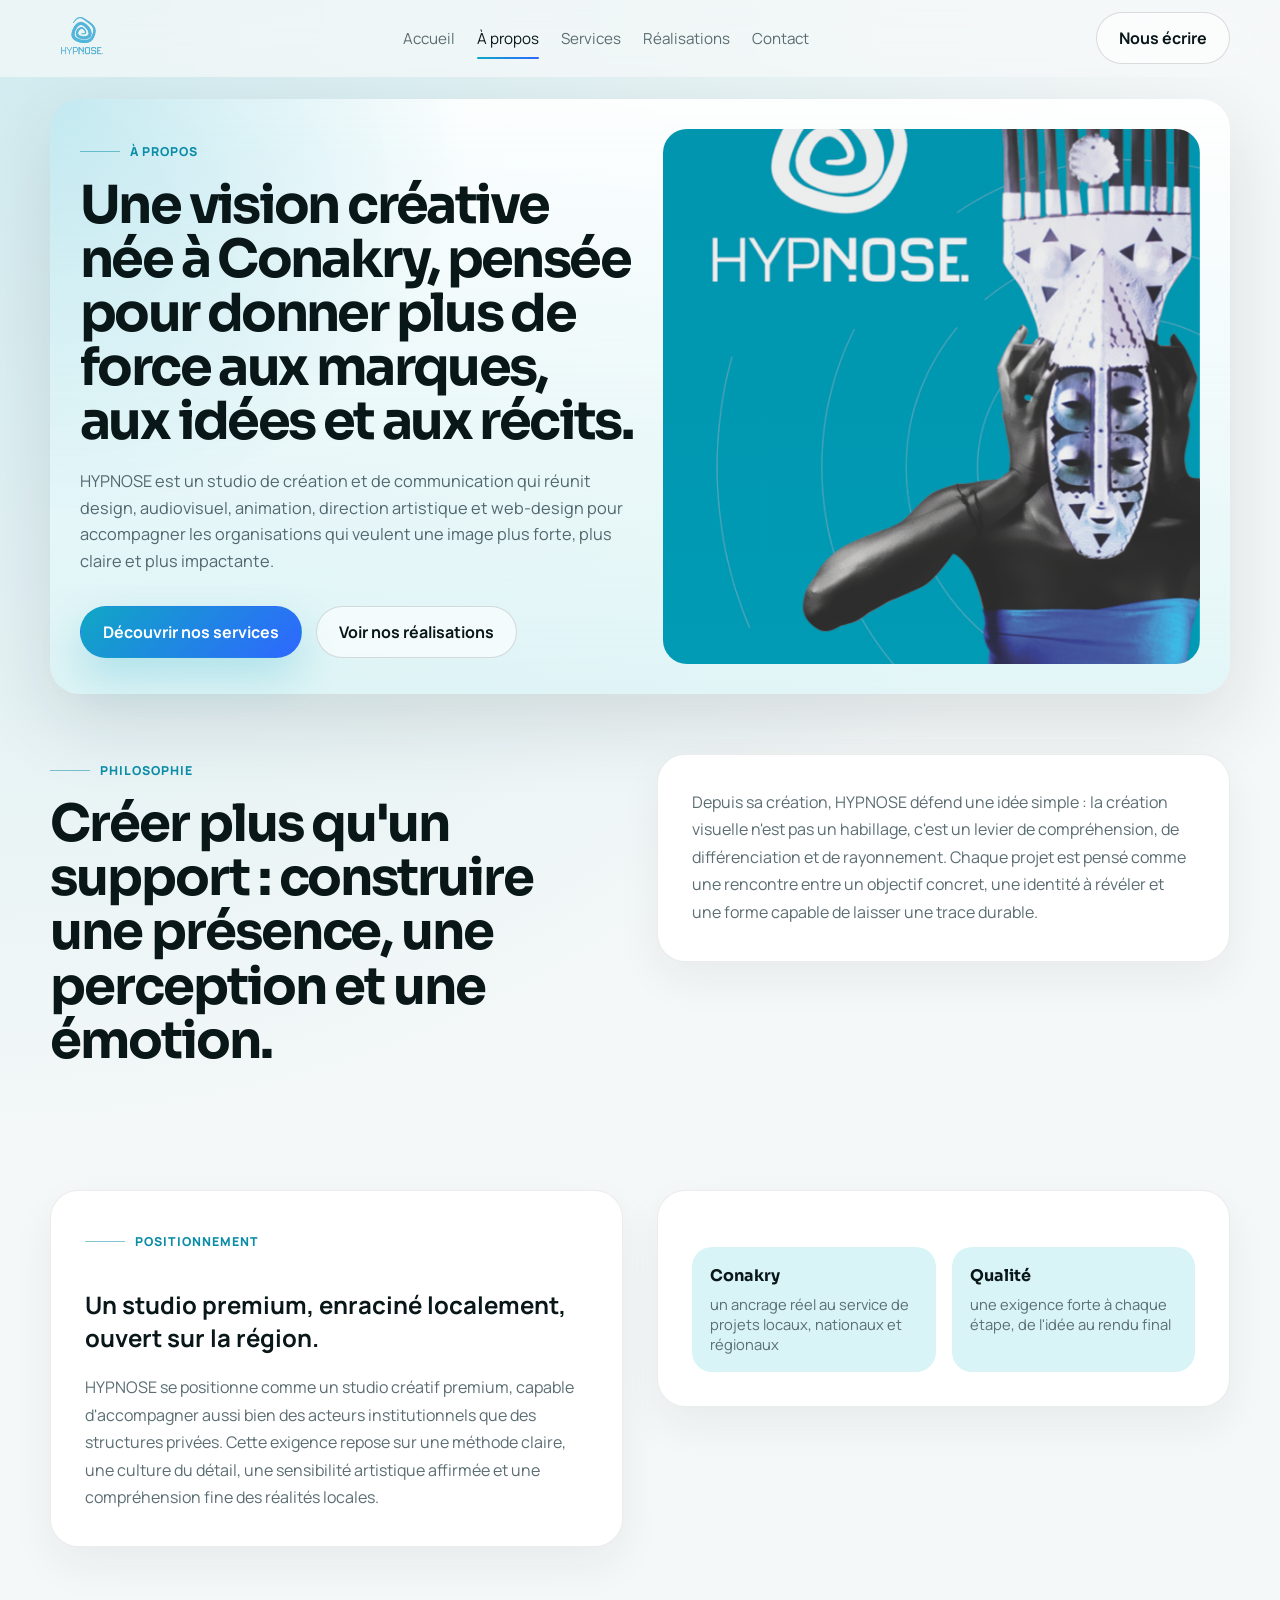
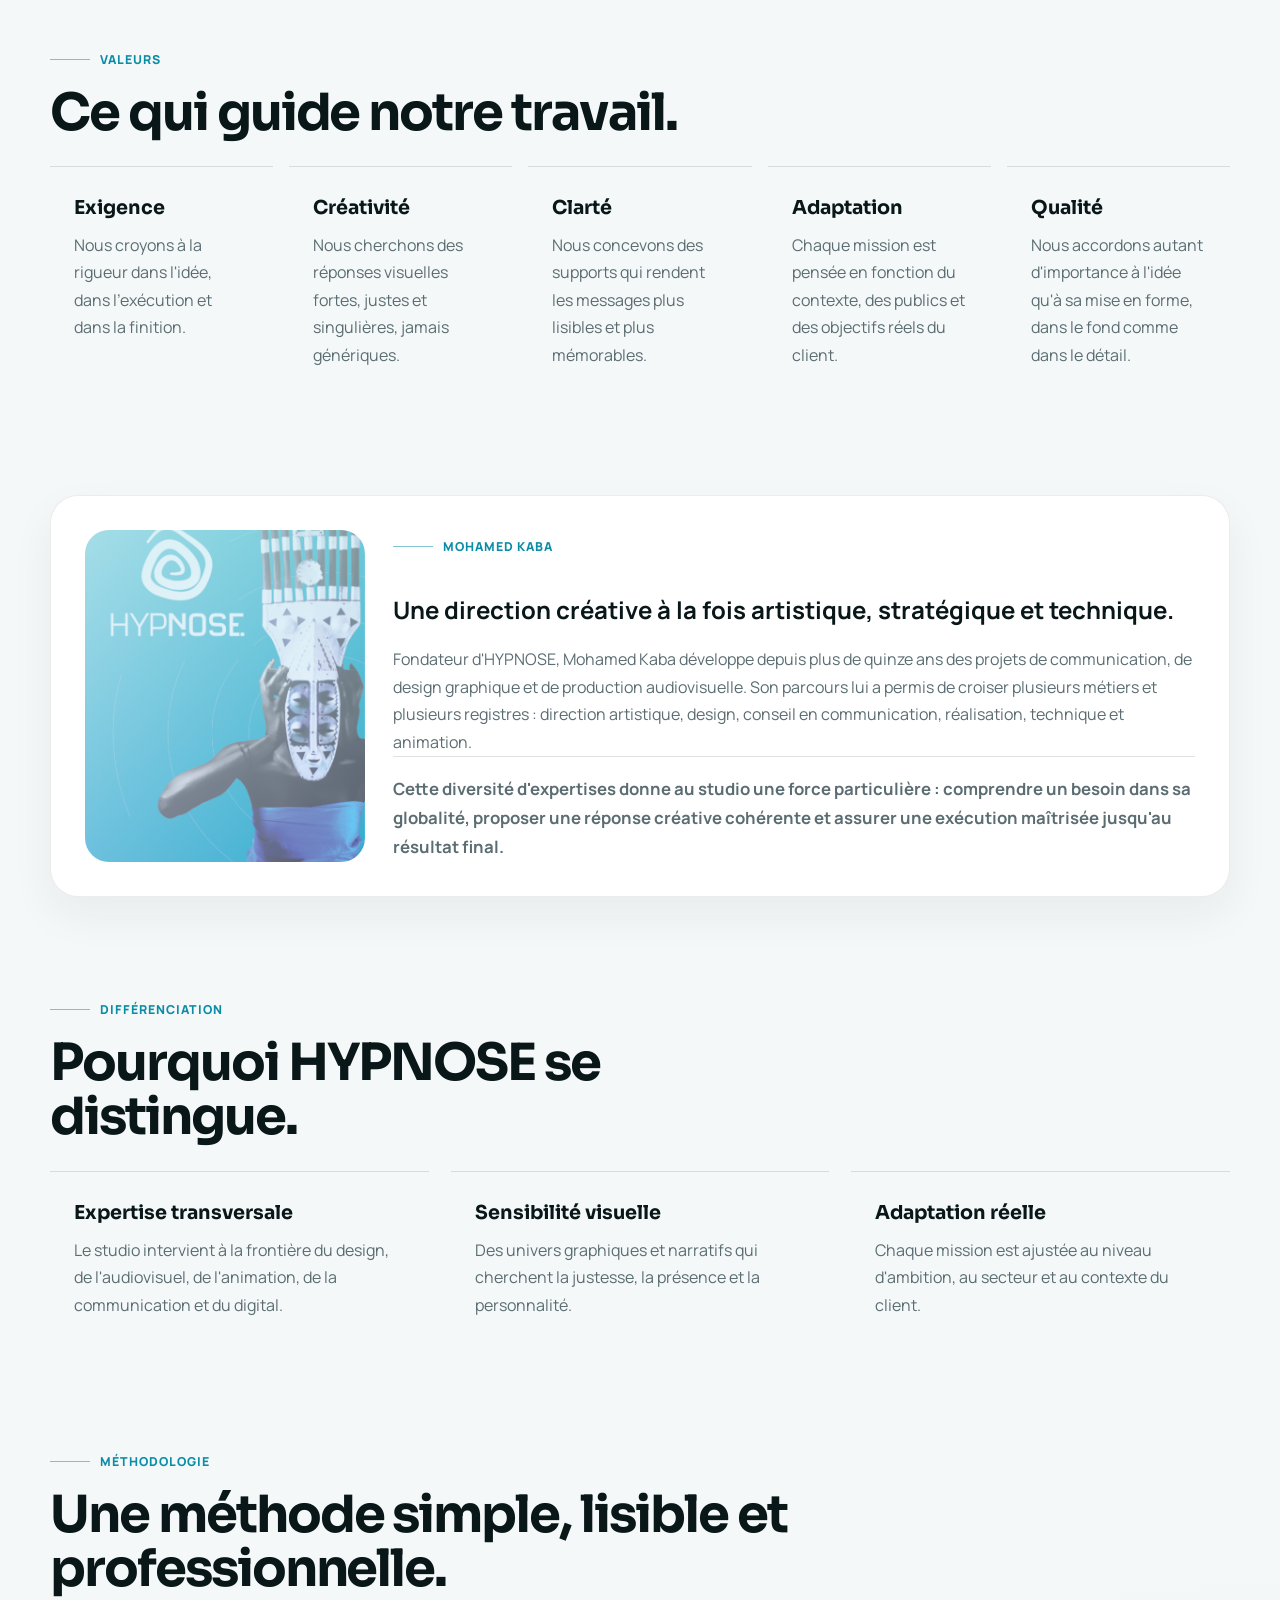
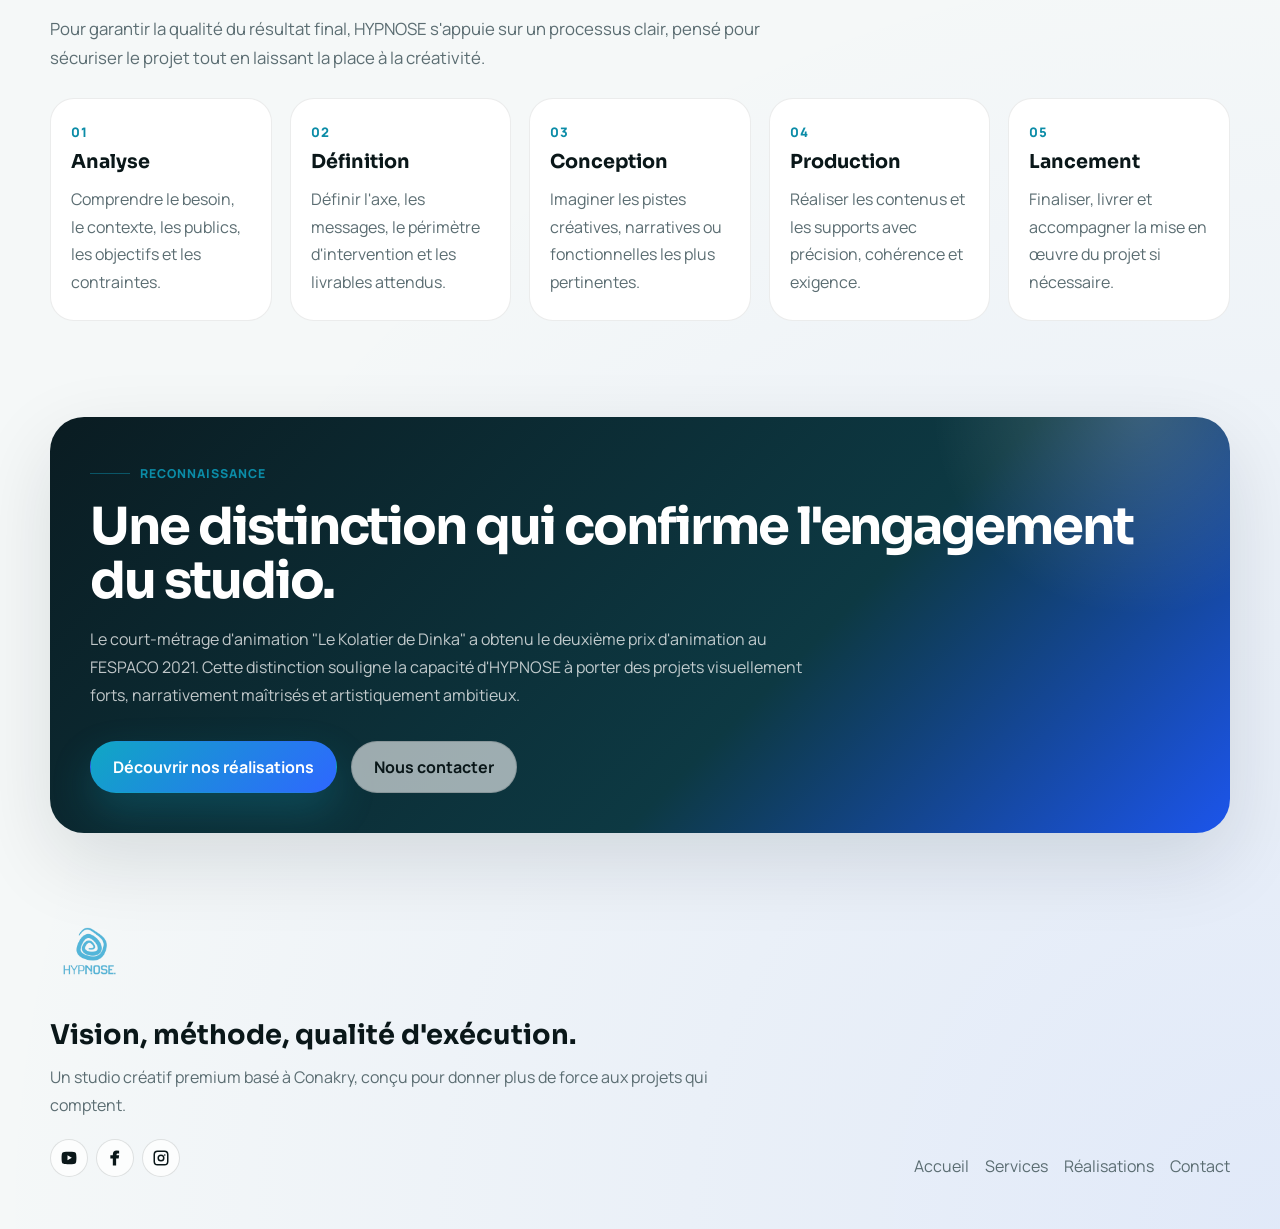
<file: about.html>
<!DOCTYPE html>
<html lang="fr">
  <head>
    <meta charset="UTF-8" />
    <meta name="viewport" content="width=device-width, initial-scale=1.0" />
    <title>À propos | HYPNOSE</title>
    <meta
      name="description"
      content="Découvrez la vision, le positionnement et la méthode du studio créatif HYPNOSE basé à Conakry."
    />
    <link rel="stylesheet" href="./styles.css" />
  </head>
  <body>
    <div class="page-shell">
      <header class="site-header">
        <div class="header-inner">
          <a class="brand-lockup" href="./index.html">
            <img class="brand-logo" src="./assets/hypnose-logo.png" alt="HYPNOSE" />
          </a>
          <nav class="site-nav" aria-label="Navigation principale">
            <a href="./index.html">Accueil</a>
            <a class="is-active" href="./about.html">À propos</a>
            <a href="./services.html">Services</a>
            <a href="./portfolio.html">Réalisations</a>
            <a href="./contact.html">Contact</a>
          </nav>
          <div class="header-actions">
            <a class="button button-secondary" href="./contact.html">Nous écrire</a>
            <button class="menu-toggle" aria-label="Ouvrir le menu" aria-expanded="false">Menu</button>
          </div>
        </div>
      </header>

      <main>
        <section class="page-hero">
          <div class="section-inner">
            <div class="page-hero-shell">
              <div class="page-hero-copy" data-reveal>
                <span class="eyebrow">À propos</span>
                <h1>Une vision créative née à Conakry, pensée pour donner plus de force aux marques, aux idées et aux récits.</h1>
                <p>
                  HYPNOSE est un studio de création et de communication qui réunit design, audiovisuel, animation,
                  direction artistique et web-design pour accompagner les organisations qui veulent une image plus forte,
                  plus claire et plus impactante.
                </p>
                <div class="cta-row">
                  <a class="button button-primary" href="./services.html">Découvrir nos services</a>
                  <a class="button button-secondary" href="./portfolio.html">Voir nos réalisations</a>
                </div>
              </div>
              <div class="page-hero-visual" data-reveal aria-hidden="true"></div>
            </div>
          </div>
        </section>

        <section class="section">
          <div class="section-inner about-grid">
            <div class="section-head" data-reveal>
              <span class="eyebrow">Philosophie</span>
              <h2>Créer plus qu'un support : construire une présence, une perception et une émotion.</h2>
            </div>
            <div class="support-panel" data-reveal>
              <p>
                Depuis sa création, HYPNOSE défend une idée simple : la création visuelle n'est pas un habillage, c'est
                un levier de compréhension, de différenciation et de rayonnement. Chaque projet est pensé comme une
                rencontre entre un objectif concret, une identité à révéler et une forme capable de laisser une trace durable.
              </p>
            </div>
          </div>
        </section>

        <section class="section">
          <div class="section-inner split-grid">
            <div class="support-panel" data-reveal>
              <span class="eyebrow">Positionnement</span>
              <h2>Un studio premium, enraciné localement, ouvert sur la région.</h2>
              <p>
                HYPNOSE se positionne comme un studio créatif premium, capable d'accompagner aussi bien des acteurs
                institutionnels que des structures privées. Cette exigence repose sur une méthode claire, une culture du
                détail, une sensibilité artistique affirmée et une compréhension fine des réalités locales.
              </p>
            </div>

            <div class="support-panel" data-reveal>
              <div class="support-stats">
                <div class="stat">
                  <strong>Conakry</strong>
                  <span>un ancrage réel au service de projets locaux, nationaux et régionaux</span>
                </div>
                <div class="stat">
                  <strong>Qualité</strong>
                  <span>une exigence forte à chaque étape, de l'idée au rendu final</span>
                </div>
              </div>
            </div>
          </div>
        </section>

        <section class="section">
          <div class="section-inner">
            <div class="section-head" data-reveal>
              <span class="eyebrow">Valeurs</span>
              <h2>Ce qui guide notre travail.</h2>
            </div>
            <div class="values-grid">
              <article class="value-card" data-reveal>
                <h3>Exigence</h3>
                <p>Nous croyons à la rigueur dans l'idée, dans l'exécution et dans la finition.</p>
              </article>
              <article class="value-card" data-reveal>
                <h3>Créativité</h3>
                <p>Nous cherchons des réponses visuelles fortes, justes et singulières, jamais génériques.</p>
              </article>
              <article class="value-card" data-reveal>
                <h3>Clarté</h3>
                <p>Nous concevons des supports qui rendent les messages plus lisibles et plus mémorables.</p>
              </article>
              <article class="value-card" data-reveal>
                <h3>Adaptation</h3>
                <p>Chaque mission est pensée en fonction du contexte, des publics et des objectifs réels du client.</p>
              </article>
              <article class="value-card" data-reveal>
                <h3>Qualité</h3>
                <p>Nous accordons autant d'importance à l'idée qu'à sa mise en forme, dans le fond comme dans le détail.</p>
              </article>
            </div>
          </div>
        </section>

        <section class="section">
          <div class="section-inner">
            <div class="founder-panel" data-reveal>
              <div class="founder-visual" aria-hidden="true"></div>
              <div>
                <span class="eyebrow">Mohamed Kaba</span>
                <h2>Une direction créative à la fois artistique, stratégique et technique.</h2>
                <p>
                  Fondateur d'HYPNOSE, Mohamed Kaba développe depuis plus de quinze ans des projets de communication,
                  de design graphique et de production audiovisuelle. Son parcours lui a permis de croiser plusieurs métiers
                  et plusieurs registres : direction artistique, design, conseil en communication, réalisation, technique et animation.
                </p>
                <p class="quote">
                  Cette diversité d'expertises donne au studio une force particulière : comprendre un besoin dans sa globalité,
                  proposer une réponse créative cohérente et assurer une exécution maîtrisée jusqu'au résultat final.
                </p>
              </div>
            </div>
          </div>
        </section>

        <section class="section">
          <div class="section-inner">
            <div class="section-head" data-reveal>
              <span class="eyebrow">Différenciation</span>
              <h2>Pourquoi HYPNOSE se distingue.</h2>
            </div>
            <div class="services-grid">
              <article class="service-card" data-reveal>
                <h3>Expertise transversale</h3>
                <p>Le studio intervient à la frontière du design, de l'audiovisuel, de l'animation, de la communication et du digital.</p>
              </article>
              <article class="service-card" data-reveal>
                <h3>Sensibilité visuelle</h3>
                <p>Des univers graphiques et narratifs qui cherchent la justesse, la présence et la personnalité.</p>
              </article>
              <article class="service-card" data-reveal>
                <h3>Adaptation réelle</h3>
                <p>Chaque mission est ajustée au niveau d'ambition, au secteur et au contexte du client.</p>
              </article>
            </div>
          </div>
        </section>

        <section class="section">
          <div class="section-inner">
            <div class="section-head" data-reveal>
              <span class="eyebrow">Méthodologie</span>
              <h2>Une méthode simple, lisible et professionnelle.</h2>
              <p>Pour garantir la qualité du résultat final, HYPNOSE s'appuie sur un processus clair, pensé pour sécuriser le projet tout en laissant la place à la créativité.</p>
            </div>
            <div class="process-grid">
              <article class="process-step" data-reveal>
                <span>01</span>
                <h3>Analyse</h3>
                <p>Comprendre le besoin, le contexte, les publics, les objectifs et les contraintes.</p>
              </article>
              <article class="process-step" data-reveal>
                <span>02</span>
                <h3>Définition</h3>
                <p>Définir l'axe, les messages, le périmètre d'intervention et les livrables attendus.</p>
              </article>
              <article class="process-step" data-reveal>
                <span>03</span>
                <h3>Conception</h3>
                <p>Imaginer les pistes créatives, narratives ou fonctionnelles les plus pertinentes.</p>
              </article>
              <article class="process-step" data-reveal>
                <span>04</span>
                <h3>Production</h3>
                <p>Réaliser les contenus et les supports avec précision, cohérence et exigence.</p>
              </article>
              <article class="process-step" data-reveal>
                <span>05</span>
                <h3>Lancement</h3>
                <p>Finaliser, livrer et accompagner la mise en œuvre du projet si nécessaire.</p>
              </article>
            </div>
          </div>
        </section>

        <section class="section">
          <div class="section-inner">
            <div class="cta-banner" data-reveal>
              <span class="eyebrow">Reconnaissance</span>
              <h2>Une distinction qui confirme l'engagement du studio.</h2>
              <p>
                Le court-métrage d'animation "Le Kolatier de Dinka" a obtenu le deuxième prix d'animation au FESPACO 2021.
                Cette distinction souligne la capacité d'HYPNOSE à porter des projets visuellement forts, narrativement maîtrisés et artistiquement ambitieux.
              </p>
              <div class="cta-row">
                <a class="button button-primary" href="./portfolio.html">Découvrir nos réalisations</a>
                <a class="button button-secondary" href="./contact.html">Nous contacter</a>
              </div>
            </div>
          </div>
        </section>
      </main>

      <footer class="site-footer">
        <div class="footer-inner">
          <div class="footer-copy">
            <a class="brand-lockup" href="./index.html">
              <img class="brand-logo brand-logo-large" src="./assets/hypnose-logo.png" alt="HYPNOSE" />
            </a>
            <h3>Vision, méthode, qualité d'exécution.</h3>
            <p>Un studio créatif premium basé à Conakry, conçu pour donner plus de force aux projets qui comptent.</p>
            <div class="social-links footer-socials" aria-label="Réseaux sociaux">
              <a class="social-link social-link-youtube" href="https://www.youtube.com/@mamadyfr" aria-label="YouTube">
                <svg viewBox="0 0 24 24" aria-hidden="true"><path d="M21.6 7.2s-.2-1.6-.9-2.3c-.9-.9-1.9-.9-2.4-1C15 3.6 12 3.6 12 3.6s-3 0-6.3.3c-.5.1-1.5.1-2.4 1-.7.7-.9 2.3-.9 2.3S2.1 9.1 2.1 11v1.8c0 1.9.3 3.8.3 3.8s.2 1.6.9 2.3c.9.9 2.1.9 2.6 1 1.9.2 6.1.3 6.1.3s3 0 6.3-.3c.5-.1 1.5-.1 2.4-1 .7-.7.9-2.3.9-2.3s.3-1.9.3-3.8V11c0-1.9-.3-3.8-.3-3.8ZM10 15.1V8.4l5.8 3.4-5.8 3.3Z"/></svg>
              </a>
              <a class="social-link social-link-facebook" href="https://www.facebook.com/share/18Hr2NNRL8/?mibextid=wwXIfr" aria-label="Facebook">
                <svg viewBox="0 0 24 24" aria-hidden="true"><path d="M14.1 8.4V6.9c0-.7.5-.9 1-.9h2.4V2.2L14.2 2c-3.3 0-5.1 2-5.1 5.5v.9H5.8v4.2h3.3V22h4.4v-9.4h3.4l.6-4.2h-4Z"/></svg>
              </a>
              <a class="social-link social-link-instagram" href="#" aria-label="Instagram">
                <svg viewBox="0 0 24 24" aria-hidden="true"><path d="M7.4 2h9.2A5.4 5.4 0 0 1 22 7.4v9.2a5.4 5.4 0 0 1-5.4 5.4H7.4A5.4 5.4 0 0 1 2 16.6V7.4A5.4 5.4 0 0 1 7.4 2Zm0 2A3.4 3.4 0 0 0 4 7.4v9.2A3.4 3.4 0 0 0 7.4 20h9.2a3.4 3.4 0 0 0 3.4-3.4V7.4A3.4 3.4 0 0 0 16.6 4H7.4Zm4.6 3.3A4.7 4.7 0 1 1 7.3 12 4.7 4.7 0 0 1 12 7.3Zm0 2A2.7 2.7 0 1 0 14.7 12 2.7 2.7 0 0 0 12 9.3Zm5-2.4a1.1 1.1 0 1 1-1.1 1.1A1.1 1.1 0 0 1 17 6.9Z"/></svg>
              </a>
            </div>
          </div>
          <div class="footer-links">
            <a href="./index.html">Accueil</a>
            <a href="./services.html">Services</a>
            <a href="./portfolio.html">Réalisations</a>
            <a href="./contact.html">Contact</a>
          </div>
        </div>
      </footer>
    </div>

    <script src="./script.js"></script>
  </body>
</html>
</file>
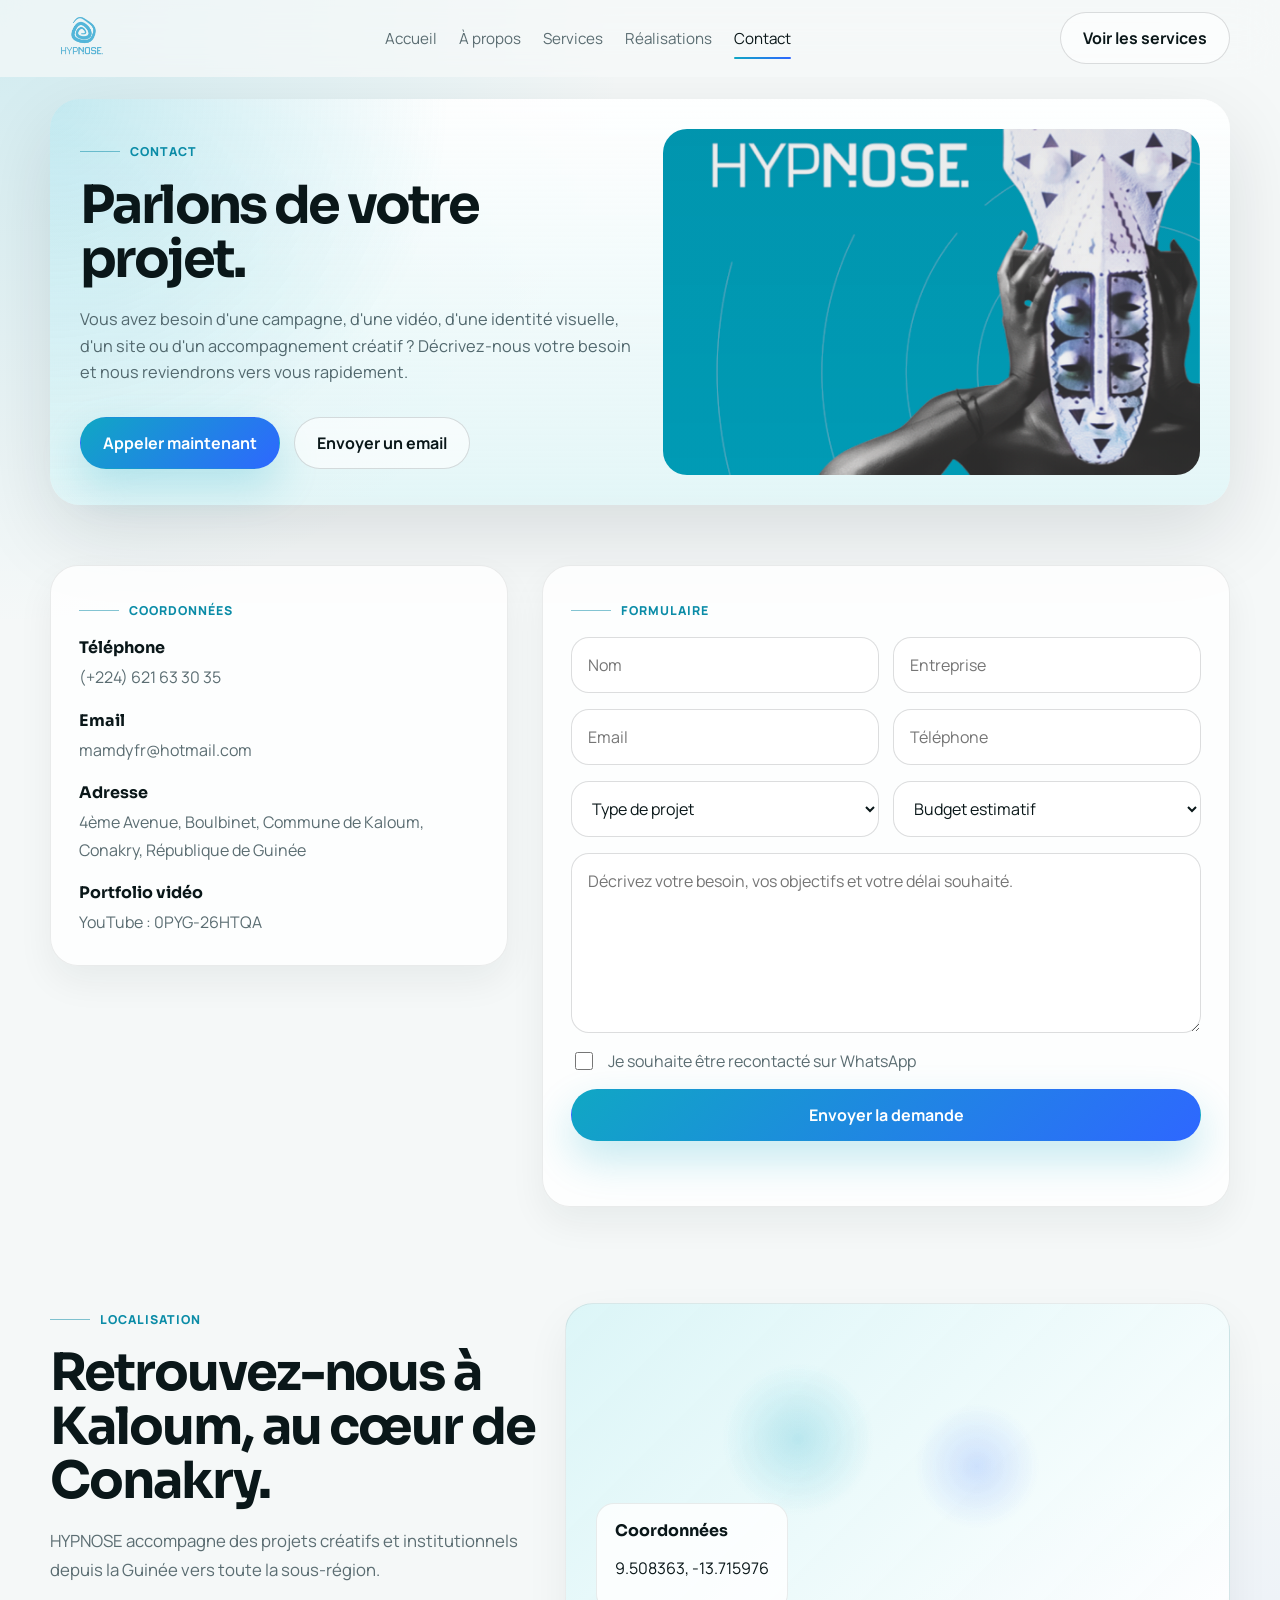
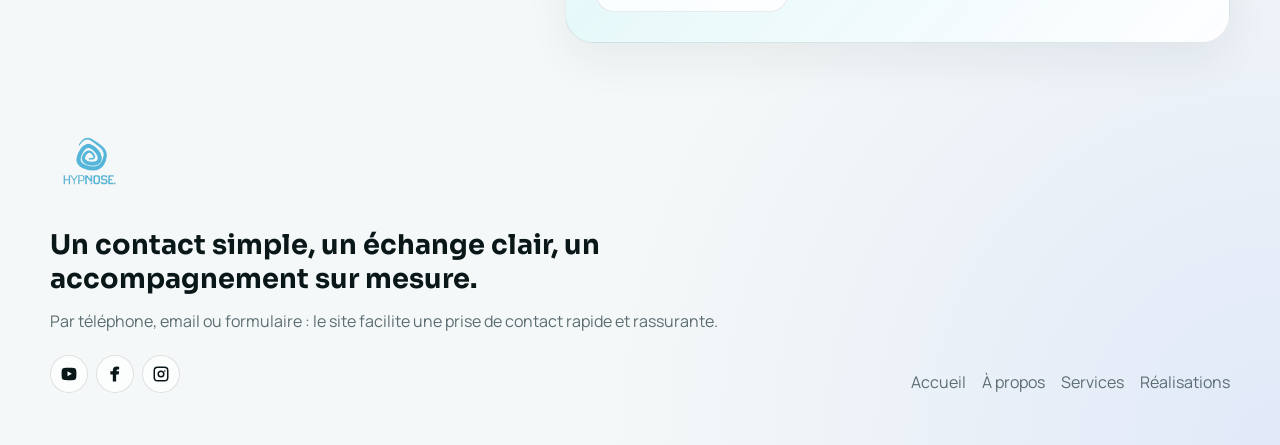
<file: contact.html>
<!DOCTYPE html>
<html lang="fr">
  <head>
    <meta charset="UTF-8" />
    <meta name="viewport" content="width=device-width, initial-scale=1.0" />
    <title>Contact | HYPNOSE</title>
    <meta
      name="description"
      content="Contactez HYPNOSE pour une campagne, une vidéo, une identité visuelle ou un projet digital."
    />
    <link rel="stylesheet" href="./styles.css" />
  </head>
  <body>
    <div class="page-shell">
      <header class="site-header">
        <div class="header-inner">
          <a class="brand-lockup" href="./index.html">
            <img class="brand-logo" src="./assets/hypnose-logo.png" alt="HYPNOSE" />
          </a>
          <nav class="site-nav" aria-label="Navigation principale">
            <a href="./index.html">Accueil</a>
            <a href="./about.html">À propos</a>
            <a href="./services.html">Services</a>
            <a href="./portfolio.html">Réalisations</a>
            <a class="is-active" href="./contact.html">Contact</a>
          </nav>
          <div class="header-actions">
            <a class="button button-secondary" href="./services.html">Voir les services</a>
            <button class="menu-toggle" aria-label="Ouvrir le menu" aria-expanded="false">Menu</button>
          </div>
        </div>
      </header>

      <main>
        <section class="page-hero">
          <div class="section-inner">
            <div class="page-hero-shell">
              <div class="page-hero-copy" data-reveal>
                <span class="eyebrow">Contact</span>
                <h1>Parlons de votre projet.</h1>
                <p>
                  Vous avez besoin d'une campagne, d'une vidéo, d'une identité visuelle, d'un site ou d'un accompagnement
                  créatif ? Décrivez-nous votre besoin et nous reviendrons vers vous rapidement.
                </p>
                <div class="cta-row">
                  <a class="button button-primary" href="tel:+224621633035">Appeler maintenant</a>
                  <a class="button button-secondary" href="mailto:mamdyfr@hotmail.com">Envoyer un email</a>
                </div>
              </div>
              <div class="page-hero-visual" data-reveal aria-hidden="true"></div>
            </div>
          </div>
        </section>

        <section class="section">
          <div class="section-inner contact-grid">
            <div class="contact-panel" data-reveal>
              <span class="eyebrow">Coordonnées</span>
              <div class="contact-list">
                <div>
                  <strong>Téléphone</strong>
                  <p>(+224) 621 63 30 35</p>
                </div>
                <div>
                  <strong>Email</strong>
                  <p>mamdyfr@hotmail.com</p>
                </div>
                <div>
                  <strong>Adresse</strong>
                  <p>4ème Avenue, Boulbinet, Commune de Kaloum, Conakry, République de Guinée</p>
                </div>
                <div>
                  <strong>Portfolio vidéo</strong>
                  <p>YouTube : 0PYG-26HTQA</p>
                </div>
              </div>
            </div>

            <div class="contact-panel" data-reveal>
              <span class="eyebrow">Formulaire</span>
              <form class="contact-form" id="contact-form">
                <div class="field-grid">
                  <input type="text" name="name" placeholder="Nom" required />
                  <input type="text" name="company" placeholder="Entreprise" />
                </div>
                <div class="field-grid">
                  <input type="email" name="email" placeholder="Email" required />
                  <input type="tel" name="phone" placeholder="Téléphone" required />
                </div>
                <div class="field-grid">
                  <select name="projectType" required>
                    <option>Type de projet</option>
                    <option>Campagne</option>
                    <option>Vidéo</option>
                    <option>Branding</option>
                    <option>Site web</option>
                  </select>
                  <select name="budget">
                    <option>Budget estimatif</option>
                    <option>Moins de 2 000 €</option>
                    <option>2 000 € à 5 000 €</option>
                    <option>5 000 € à 10 000 €</option>
                    <option>Plus de 10 000 €</option>
                  </select>
                </div>
                <textarea name="message" placeholder="Décrivez votre besoin, vos objectifs et votre délai souhaité." required></textarea>
                <label class="checkbox-row">
                  <input type="checkbox" name="whatsappPreference" />
                  <span>Je souhaite être recontacté sur WhatsApp</span>
                </label>
                <button class="button button-primary" type="submit">Envoyer la demande</button>
                <p class="form-helper" id="form-helper" aria-live="polite"></p>
              </form>
            </div>
          </div>
        </section>

        <section class="section">
          <div class="section-inner location-grid">
            <div class="section-head" data-reveal>
              <span class="eyebrow">Localisation</span>
              <h2>Retrouvez-nous à Kaloum, au cœur de Conakry.</h2>
              <p>
                HYPNOSE accompagne des projets créatifs et institutionnels depuis la Guinée vers toute la sous-région.
              </p>
            </div>
            <div class="map-panel" data-reveal>
              <iframe
                class="map-embed"
                title="Localisation HYPNOSE à Kaloum, Conakry"
                src="https://www.google.com/maps?q=9.508363,-13.715976&z=16&output=embed"
                loading="lazy"
                referrerpolicy="no-referrer-when-downgrade"
              ></iframe>
              <div class="map-note">
                <strong>Coordonnées</strong>
                <p>9.508363, -13.715976</p>
              </div>
            </div>
          </div>
        </section>
      </main>

      <footer class="site-footer">
        <div class="footer-inner">
          <div class="footer-copy">
            <a class="brand-lockup" href="./index.html">
              <img class="brand-logo brand-logo-large" src="./assets/hypnose-logo.png" alt="HYPNOSE" />
            </a>
            <h3>Un contact simple, un échange clair, un accompagnement sur mesure.</h3>
            <p>Par téléphone, email ou formulaire : le site facilite une prise de contact rapide et rassurante.</p>
            <div class="social-links footer-socials" aria-label="Réseaux sociaux">
              <a class="social-link social-link-youtube" href="https://www.youtube.com/@mamadyfr" aria-label="YouTube">
                <svg viewBox="0 0 24 24" aria-hidden="true"><path d="M21.6 7.2s-.2-1.6-.9-2.3c-.9-.9-1.9-.9-2.4-1C15 3.6 12 3.6 12 3.6s-3 0-6.3.3c-.5.1-1.5.1-2.4 1-.7.7-.9 2.3-.9 2.3S2.1 9.1 2.1 11v1.8c0 1.9.3 3.8.3 3.8s.2 1.6.9 2.3c.9.9 2.1.9 2.6 1 1.9.2 6.1.3 6.1.3s3 0 6.3-.3c.5-.1 1.5-.1 2.4-1 .7-.7.9-2.3.9-2.3s.3-1.9.3-3.8V11c0-1.9-.3-3.8-.3-3.8ZM10 15.1V8.4l5.8 3.4-5.8 3.3Z"/></svg>
              </a>
              <a class="social-link social-link-facebook" href="https://www.facebook.com/share/18Hr2NNRL8/?mibextid=wwXIfr" aria-label="Facebook">
                <svg viewBox="0 0 24 24" aria-hidden="true"><path d="M14.1 8.4V6.9c0-.7.5-.9 1-.9h2.4V2.2L14.2 2c-3.3 0-5.1 2-5.1 5.5v.9H5.8v4.2h3.3V22h4.4v-9.4h3.4l.6-4.2h-4Z"/></svg>
              </a>
              <a class="social-link social-link-instagram" href="#" aria-label="Instagram">
                <svg viewBox="0 0 24 24" aria-hidden="true"><path d="M7.4 2h9.2A5.4 5.4 0 0 1 22 7.4v9.2a5.4 5.4 0 0 1-5.4 5.4H7.4A5.4 5.4 0 0 1 2 16.6V7.4A5.4 5.4 0 0 1 7.4 2Zm0 2A3.4 3.4 0 0 0 4 7.4v9.2A3.4 3.4 0 0 0 7.4 20h9.2a3.4 3.4 0 0 0 3.4-3.4V7.4A3.4 3.4 0 0 0 16.6 4H7.4Zm4.6 3.3A4.7 4.7 0 1 1 7.3 12 4.7 4.7 0 0 1 12 7.3Zm0 2A2.7 2.7 0 1 0 14.7 12 2.7 2.7 0 0 0 12 9.3Zm5-2.4a1.1 1.1 0 1 1-1.1 1.1A1.1 1.1 0 0 1 17 6.9Z"/></svg>
              </a>
            </div>
          </div>
          <div class="footer-links">
            <a href="./index.html">Accueil</a>
            <a href="./about.html">À propos</a>
            <a href="./services.html">Services</a>
            <a href="./portfolio.html">Réalisations</a>
          </div>
        </div>
      </footer>
    </div>

    <script src="./script.js"></script>
  </body>
</html>
</file>
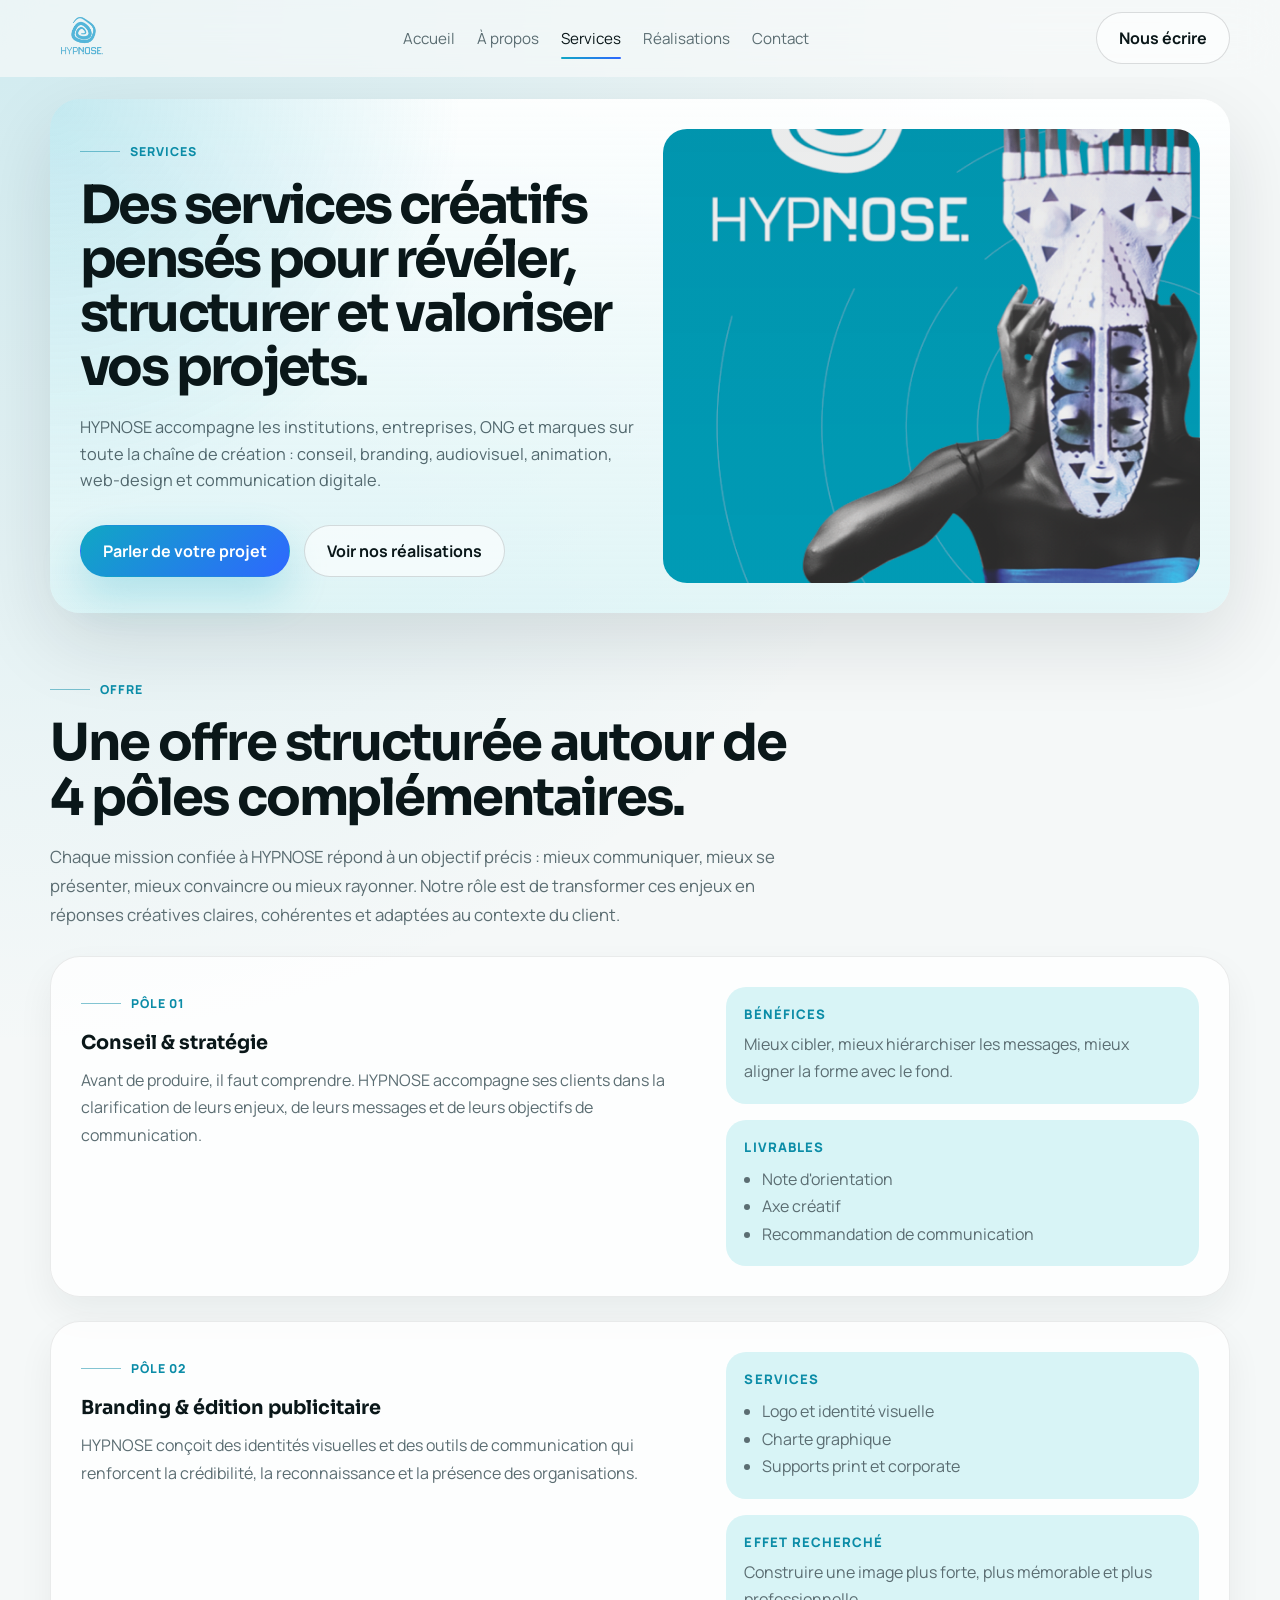
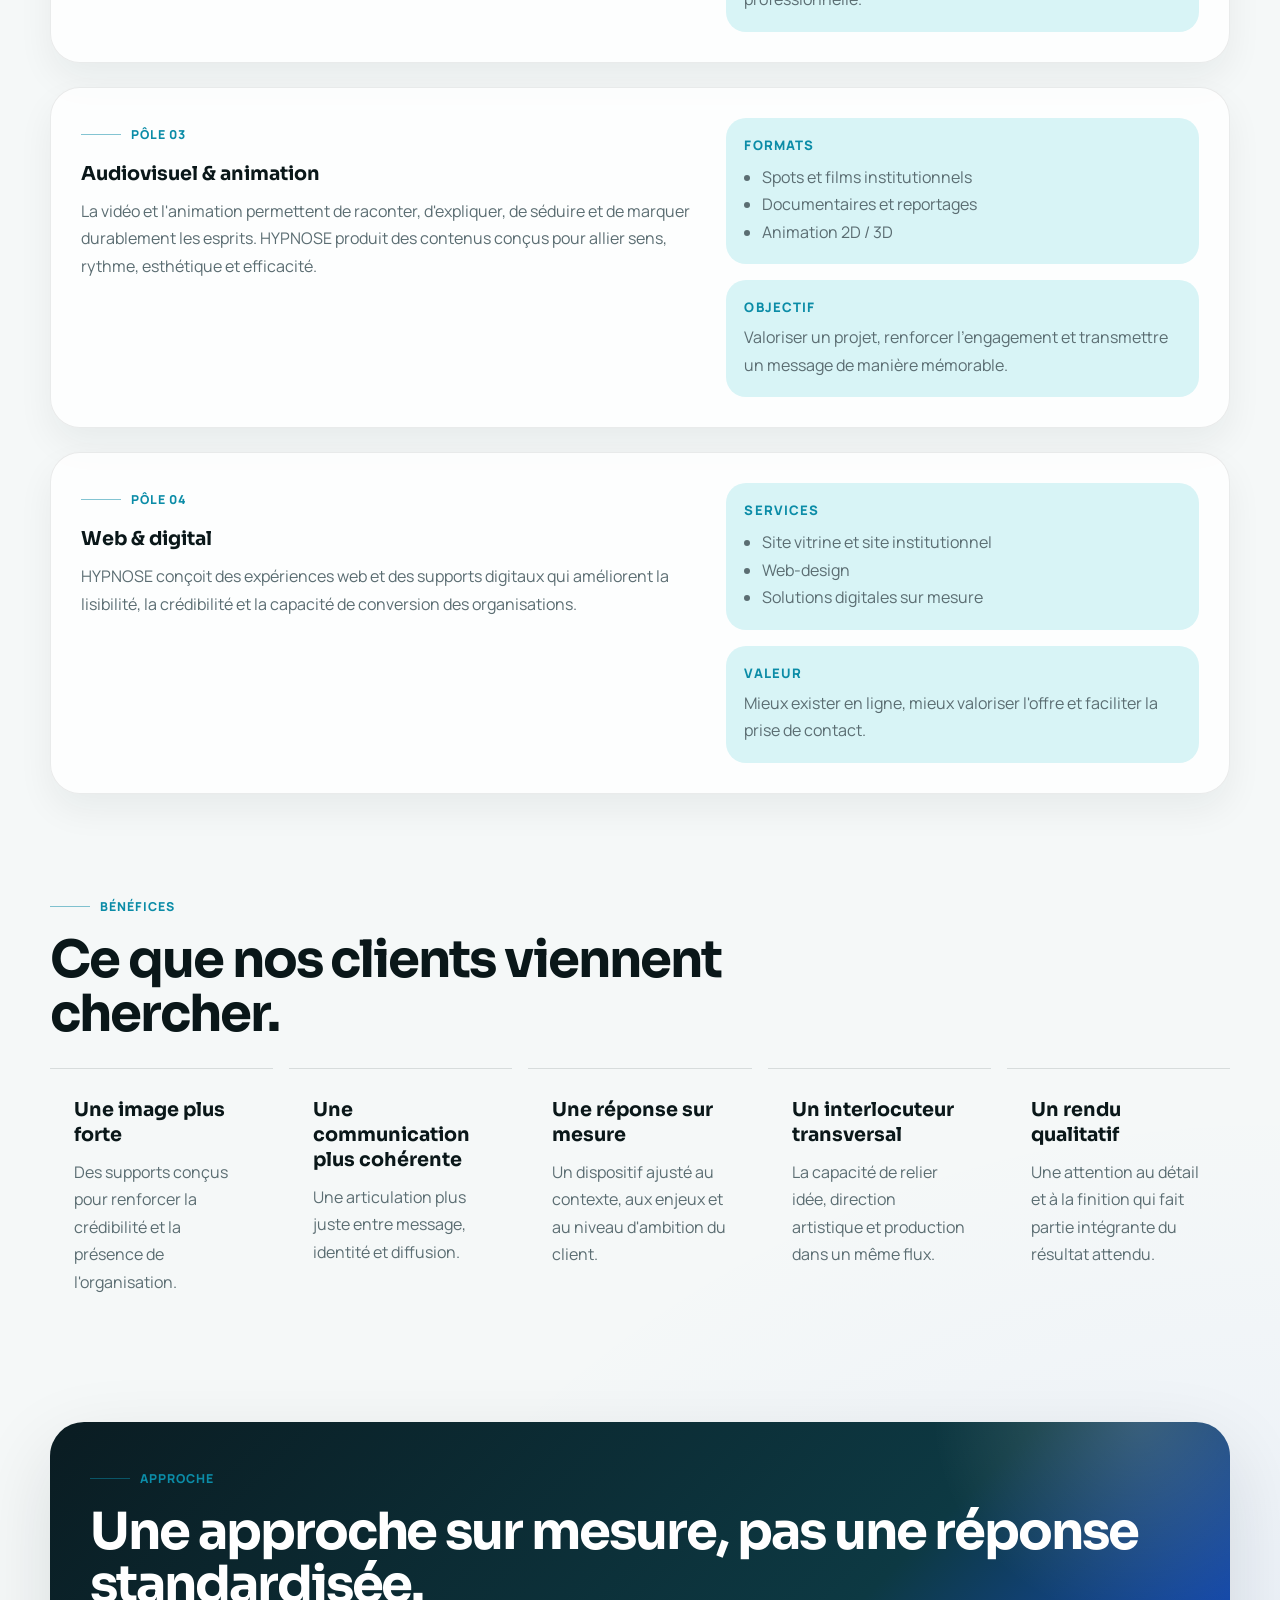
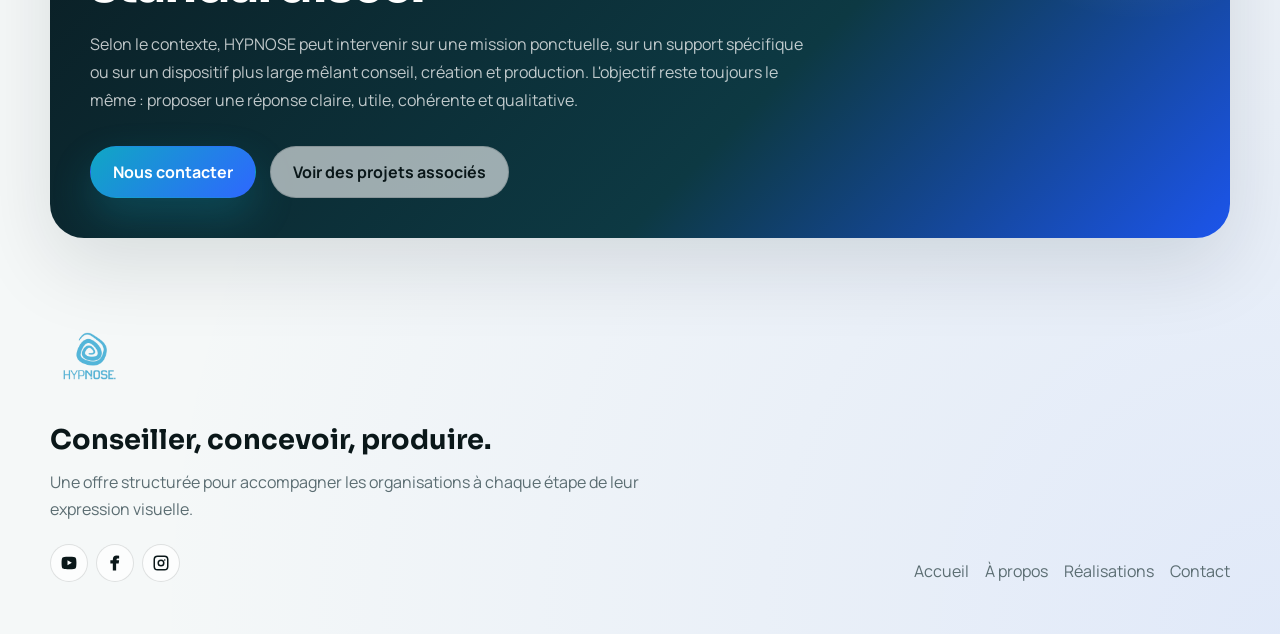
<file: services.html>
<!DOCTYPE html>
<html lang="fr">
  <head>
    <meta charset="UTF-8" />
    <meta name="viewport" content="width=device-width, initial-scale=1.0" />
    <title>Services | HYPNOSE</title>
    <meta
      name="description"
      content="Conseil, branding, audiovisuel, animation, web-design et communication digitale : découvrez les services du studio HYPNOSE."
    />
    <link rel="stylesheet" href="./styles.css" />
  </head>
  <body>
    <div class="page-shell">
      <header class="site-header">
        <div class="header-inner">
          <a class="brand-lockup" href="./index.html">
            <img class="brand-logo" src="./assets/hypnose-logo.png" alt="HYPNOSE" />
          </a>
          <nav class="site-nav" aria-label="Navigation principale">
            <a href="./index.html">Accueil</a>
            <a href="./about.html">À propos</a>
            <a class="is-active" href="./services.html">Services</a>
            <a href="./portfolio.html">Réalisations</a>
            <a href="./contact.html">Contact</a>
          </nav>
          <div class="header-actions">
            <a class="button button-secondary" href="./contact.html">Nous écrire</a>
            <button class="menu-toggle" aria-label="Ouvrir le menu" aria-expanded="false">Menu</button>
          </div>
        </div>
      </header>

      <main>
        <section class="page-hero">
          <div class="section-inner">
            <div class="page-hero-shell">
              <div class="page-hero-copy" data-reveal>
                <span class="eyebrow">Services</span>
                <h1>Des services créatifs pensés pour révéler, structurer et valoriser vos projets.</h1>
                <p>
                  HYPNOSE accompagne les institutions, entreprises, ONG et marques sur toute la chaîne de création :
                  conseil, branding, audiovisuel, animation, web-design et communication digitale.
                </p>
                <div class="cta-row">
                  <a class="button button-primary" href="./contact.html">Parler de votre projet</a>
                  <a class="button button-secondary" href="./portfolio.html">Voir nos réalisations</a>
                </div>
              </div>
              <div class="page-hero-visual" data-reveal aria-hidden="true"></div>
            </div>
          </div>
        </section>

        <section class="section">
          <div class="section-inner">
            <div class="section-head" data-reveal>
              <span class="eyebrow">Offre</span>
              <h2>Une offre structurée autour de 4 pôles complémentaires.</h2>
              <p>
                Chaque mission confiée à HYPNOSE répond à un objectif précis : mieux communiquer, mieux se présenter,
                mieux convaincre ou mieux rayonner. Notre rôle est de transformer ces enjeux en réponses créatives claires,
                cohérentes et adaptées au contexte du client.
              </p>
            </div>

            <div class="service-stack">
              <article class="service-block" data-reveal>
                <div>
                  <span class="eyebrow">Pôle 01</span>
                  <h3>Conseil & stratégie</h3>
                  <p>
                    Avant de produire, il faut comprendre. HYPNOSE accompagne ses clients dans la clarification de leurs
                    enjeux, de leurs messages et de leurs objectifs de communication.
                  </p>
                </div>
                <div class="service-meta">
                  <div class="service-meta-panel">
                    <span>Bénéfices</span>
                    <p>Mieux cibler, mieux hiérarchiser les messages, mieux aligner la forme avec le fond.</p>
                  </div>
                  <div class="service-meta-panel">
                    <span>Livrables</span>
                    <ul>
                      <li>Note d'orientation</li>
                      <li>Axe créatif</li>
                      <li>Recommandation de communication</li>
                    </ul>
                  </div>
                </div>
              </article>

              <article class="service-block" data-reveal>
                <div>
                  <span class="eyebrow">Pôle 02</span>
                  <h3>Branding & édition publicitaire</h3>
                  <p>
                    HYPNOSE conçoit des identités visuelles et des outils de communication qui renforcent la crédibilité,
                    la reconnaissance et la présence des organisations.
                  </p>
                </div>
                <div class="service-meta">
                  <div class="service-meta-panel">
                    <span>Services</span>
                    <ul>
                      <li>Logo et identité visuelle</li>
                      <li>Charte graphique</li>
                      <li>Supports print et corporate</li>
                    </ul>
                  </div>
                  <div class="service-meta-panel">
                    <span>Effet recherché</span>
                    <p>Construire une image plus forte, plus mémorable et plus professionnelle.</p>
                  </div>
                </div>
              </article>

              <article class="service-block" data-reveal>
                <div>
                  <span class="eyebrow">Pôle 03</span>
                  <h3>Audiovisuel & animation</h3>
                  <p>
                    La vidéo et l'animation permettent de raconter, d'expliquer, de séduire et de marquer durablement les
                    esprits. HYPNOSE produit des contenus conçus pour allier sens, rythme, esthétique et efficacité.
                  </p>
                </div>
                <div class="service-meta">
                  <div class="service-meta-panel">
                    <span>Formats</span>
                    <ul>
                      <li>Spots et films institutionnels</li>
                      <li>Documentaires et reportages</li>
                      <li>Animation 2D / 3D</li>
                    </ul>
                  </div>
                  <div class="service-meta-panel">
                    <span>Objectif</span>
                    <p>Valoriser un projet, renforcer l'engagement et transmettre un message de manière mémorable.</p>
                  </div>
                </div>
              </article>

              <article class="service-block" data-reveal>
                <div>
                  <span class="eyebrow">Pôle 04</span>
                  <h3>Web & digital</h3>
                  <p>
                    HYPNOSE conçoit des expériences web et des supports digitaux qui améliorent la lisibilité, la crédibilité
                    et la capacité de conversion des organisations.
                  </p>
                </div>
                <div class="service-meta">
                  <div class="service-meta-panel">
                    <span>Services</span>
                    <ul>
                      <li>Site vitrine et site institutionnel</li>
                      <li>Web-design</li>
                      <li>Solutions digitales sur mesure</li>
                    </ul>
                  </div>
                  <div class="service-meta-panel">
                    <span>Valeur</span>
                    <p>Mieux exister en ligne, mieux valoriser l'offre et faciliter la prise de contact.</p>
                  </div>
                </div>
              </article>
            </div>
          </div>
        </section>

        <section class="section">
          <div class="section-inner">
            <div class="section-head" data-reveal>
              <span class="eyebrow">Bénéfices</span>
              <h2>Ce que nos clients viennent chercher.</h2>
            </div>
            <div class="benefits-grid">
              <article class="benefit-card" data-reveal>
                <h3>Une image plus forte</h3>
                <p>Des supports conçus pour renforcer la crédibilité et la présence de l'organisation.</p>
              </article>
              <article class="benefit-card" data-reveal>
                <h3>Une communication plus cohérente</h3>
                <p>Une articulation plus juste entre message, identité et diffusion.</p>
              </article>
              <article class="benefit-card" data-reveal>
                <h3>Une réponse sur mesure</h3>
                <p>Un dispositif ajusté au contexte, aux enjeux et au niveau d'ambition du client.</p>
              </article>
              <article class="benefit-card" data-reveal>
                <h3>Un interlocuteur transversal</h3>
                <p>La capacité de relier idée, direction artistique et production dans un même flux.</p>
              </article>
              <article class="benefit-card" data-reveal>
                <h3>Un rendu qualitatif</h3>
                <p>Une attention au détail et à la finition qui fait partie intégrante du résultat attendu.</p>
              </article>
            </div>
          </div>
        </section>

        <section class="section">
          <div class="section-inner">
            <div class="cta-banner" data-reveal>
              <span class="eyebrow">Approche</span>
              <h2>Une approche sur mesure, pas une réponse standardisée.</h2>
              <p>
                Selon le contexte, HYPNOSE peut intervenir sur une mission ponctuelle, sur un support spécifique ou sur
                un dispositif plus large mêlant conseil, création et production. L'objectif reste toujours le même :
                proposer une réponse claire, utile, cohérente et qualitative.
              </p>
              <div class="cta-row">
                <a class="button button-primary" href="./contact.html">Nous contacter</a>
                <a class="button button-secondary" href="./portfolio.html">Voir des projets associés</a>
              </div>
            </div>
          </div>
        </section>
      </main>

      <footer class="site-footer">
        <div class="footer-inner">
          <div class="footer-copy">
            <a class="brand-lockup" href="./index.html">
              <img class="brand-logo brand-logo-large" src="./assets/hypnose-logo.png" alt="HYPNOSE" />
            </a>
            <h3>Conseiller, concevoir, produire.</h3>
            <p>Une offre structurée pour accompagner les organisations à chaque étape de leur expression visuelle.</p>
            <div class="social-links footer-socials" aria-label="Réseaux sociaux">
              <a class="social-link social-link-youtube" href="https://www.youtube.com/@mamadyfr" aria-label="YouTube">
                <svg viewBox="0 0 24 24" aria-hidden="true"><path d="M21.6 7.2s-.2-1.6-.9-2.3c-.9-.9-1.9-.9-2.4-1C15 3.6 12 3.6 12 3.6s-3 0-6.3.3c-.5.1-1.5.1-2.4 1-.7.7-.9 2.3-.9 2.3S2.1 9.1 2.1 11v1.8c0 1.9.3 3.8.3 3.8s.2 1.6.9 2.3c.9.9 2.1.9 2.6 1 1.9.2 6.1.3 6.1.3s3 0 6.3-.3c.5-.1 1.5-.1 2.4-1 .7-.7.9-2.3.9-2.3s.3-1.9.3-3.8V11c0-1.9-.3-3.8-.3-3.8ZM10 15.1V8.4l5.8 3.4-5.8 3.3Z"/></svg>
              </a>
              <a class="social-link social-link-facebook" href="https://www.facebook.com/share/18Hr2NNRL8/?mibextid=wwXIfr" aria-label="Facebook">
                <svg viewBox="0 0 24 24" aria-hidden="true"><path d="M14.1 8.4V6.9c0-.7.5-.9 1-.9h2.4V2.2L14.2 2c-3.3 0-5.1 2-5.1 5.5v.9H5.8v4.2h3.3V22h4.4v-9.4h3.4l.6-4.2h-4Z"/></svg>
              </a>
              <a class="social-link social-link-instagram" href="#" aria-label="Instagram">
                <svg viewBox="0 0 24 24" aria-hidden="true"><path d="M7.4 2h9.2A5.4 5.4 0 0 1 22 7.4v9.2a5.4 5.4 0 0 1-5.4 5.4H7.4A5.4 5.4 0 0 1 2 16.6V7.4A5.4 5.4 0 0 1 7.4 2Zm0 2A3.4 3.4 0 0 0 4 7.4v9.2A3.4 3.4 0 0 0 7.4 20h9.2a3.4 3.4 0 0 0 3.4-3.4V7.4A3.4 3.4 0 0 0 16.6 4H7.4Zm4.6 3.3A4.7 4.7 0 1 1 7.3 12 4.7 4.7 0 0 1 12 7.3Zm0 2A2.7 2.7 0 1 0 14.7 12 2.7 2.7 0 0 0 12 9.3Zm5-2.4a1.1 1.1 0 1 1-1.1 1.1A1.1 1.1 0 0 1 17 6.9Z"/></svg>
              </a>
            </div>
          </div>
          <div class="footer-links">
            <a href="./index.html">Accueil</a>
            <a href="./about.html">À propos</a>
            <a href="./portfolio.html">Réalisations</a>
            <a href="./contact.html">Contact</a>
          </div>
        </div>
      </footer>
    </div>

    <script src="./script.js"></script>
  </body>
</html>
</file>
<file: styles.css>
@import url("https://fonts.googleapis.com/css2?family=Manrope:wght@400;500;700;800&family=Sora:wght@400;600;700;800&display=swap");

:root {
  --bg: #f5f8f8;
  --surface: #ffffff;
  --surface-alt: #d8f4f6;
  --surface-dark: #071417;
  --text: #0a1719;
  --muted: #5b6d72;
  --line: rgba(7, 20, 23, 0.12);
  --brand: #10a7c4;
  --brand-deep: #0b8ca7;
  --brand-soft: rgba(16, 167, 196, 0.12);
  --blue: #2e67ff;
  --white: #ffffff;
  --max-width: 1180px;
  --radius: 28px;
  --shadow: 0 28px 80px rgba(9, 26, 31, 0.12);
}

* {
  box-sizing: border-box;
}

html {
  scroll-behavior: smooth;
}

body {
  margin: 0;
  font-family: "Manrope", sans-serif;
  color: var(--text);
  background:
    radial-gradient(circle at top left, rgba(16, 167, 196, 0.16), transparent 26%),
    radial-gradient(circle at bottom right, rgba(46, 103, 255, 0.1), transparent 28%),
    var(--bg);
}

main,
section,
article,
div {
  min-width: 0;
}

img {
  max-width: 100%;
  display: block;
}

a {
  color: inherit;
  text-decoration: none;
}

button,
input,
select,
textarea {
  font: inherit;
}

.page-shell {
  position: relative;
  overflow: clip;
}

.site-header {
  position: sticky;
  top: 0;
  z-index: 20;
  backdrop-filter: blur(20px);
  background: rgba(245, 248, 248, 0.72);
  border-bottom: 1px solid transparent;
  transition: border-color 220ms ease, background 220ms ease;
}

.site-header.is-scrolled {
  border-color: var(--line);
  background: rgba(245, 248, 248, 0.9);
}

.header-inner,
.section-inner,
.footer-inner {
  width: min(calc(100% - 40px), var(--max-width));
  margin: 0 auto;
}

.header-inner {
  display: flex;
  align-items: center;
  justify-content: space-between;
  min-height: 76px;
  gap: 16px;
}

.brand-lockup {
  display: inline-flex;
  align-items: center;
  flex: 0 0 auto;
}

.brand-logo {
  width: auto;
  height: 66px;
  object-fit: contain;
}

.brand-logo-large {
  height: 82px;
}

.site-nav {
  display: flex;
  align-items: center;
  gap: 22px;
}

.site-nav a {
  position: relative;
  font-size: 0.95rem;
  color: var(--muted);
}

.site-nav a.is-active,
.site-nav a:hover {
  color: var(--text);
}

.site-nav a.is-active::after,
.site-nav a:hover::after {
  content: "";
  position: absolute;
  left: 0;
  right: 0;
  bottom: -10px;
  height: 2px;
  border-radius: 999px;
  background: linear-gradient(90deg, var(--brand), var(--blue));
}

.header-actions {
  display: flex;
  align-items: center;
  gap: 12px;
}

.social-links {
  display: inline-flex;
  align-items: center;
  gap: 8px;
}

.social-link {
  display: inline-grid;
  place-items: center;
  width: 38px;
  height: 38px;
  border-radius: 50%;
  border: 1px solid rgba(7, 20, 23, 0.12);
  background: rgba(255, 255, 255, 0.72);
  color: var(--text);
  font-family: "Sora", sans-serif;
  font-size: 0.72rem;
  font-weight: 800;
  letter-spacing: 0.03em;
  transition: transform 180ms ease, border-color 180ms ease, background 180ms ease, color 180ms ease;
}

.social-link svg {
  width: 18px;
  height: 18px;
  fill: currentColor;
}

.social-link:hover {
  transform: translateY(-2px);
  color: var(--white);
}

.social-link-youtube:hover {
  border-color: #ff0000;
  background: #ff0000;
}

.social-link-facebook:hover {
  border-color: #1877f2;
  background: #1877f2;
}

.social-link-instagram:hover {
  border-color: #e4405f;
  background:
    radial-gradient(circle at 30% 105%, #fdf497 0 18%, #fd5949 38%, transparent 39%),
    linear-gradient(135deg, #405de6, #833ab4 42%, #c13584 68%, #e1306c);
}

.footer-socials {
  margin-top: 20px;
}

.menu-toggle {
  display: none;
  min-width: 72px;
  height: 52px;
  padding: 0 16px;
  border: 1px solid var(--line);
  border-radius: 999px;
  background: var(--surface);
  color: var(--text);
  line-height: 1;
  text-align: center;
}

.button {
  display: inline-flex;
  align-items: center;
  justify-content: center;
  gap: 10px;
  min-height: 52px;
  padding: 0 22px;
  border-radius: 999px;
  border: 1px solid transparent;
  font-weight: 700;
  transition: transform 180ms ease, box-shadow 180ms ease, border-color 180ms ease, background 180ms ease;
}

.button:hover {
  transform: translateY(-2px);
}

.button-primary {
  color: var(--white);
  background: linear-gradient(135deg, var(--brand), var(--blue));
  box-shadow: 0 18px 42px rgba(16, 167, 196, 0.24);
}

.button-secondary {
  color: var(--text);
  background: rgba(255, 255, 255, 0.6);
  border-color: rgba(7, 20, 23, 0.14);
}

.button-dark {
  color: var(--white);
  background: var(--surface-dark);
}

.eyebrow {
  display: inline-flex;
  align-items: center;
  gap: 10px;
  margin-bottom: 18px;
  color: var(--brand-deep);
  font-weight: 800;
  letter-spacing: 0.08em;
  text-transform: uppercase;
  font-size: 0.77rem;
}

.eyebrow::before {
  content: "";
  width: 40px;
  height: 1px;
  background: currentColor;
  opacity: 0.5;
}

.hero {
  position: relative;
  padding: 18px 0 34px;
}

.hero-panel {
  position: relative;
  height: min(620px, calc(100svh - 108px));
  min-height: 520px;
  border-radius: 38px;
  overflow: hidden;
  background: var(--surface-dark);
  color: var(--white);
  box-shadow: var(--shadow);
}

.hero-grid {
  position: relative;
  z-index: 1;
  height: 100%;
  display: grid;
  grid-template-columns: minmax(0, 0.95fr) minmax(360px, 0.85fr);
  align-items: center;
}

.hero-copy {
  padding: 58px 0 58px 58px;
  max-width: 600px;
}

.hero-copy h1 {
  margin: 0;
  font-family: "Sora", sans-serif;
  font-size: clamp(2.6rem, 5.2vw, 4.7rem);
  line-height: 0.98;
  letter-spacing: -0.05em;
}

.page-hero h1 {
  margin: 0;
  font-family: "Sora", sans-serif;
  font-size: clamp(2.1rem, 4.1vw, 3.75rem);
  line-height: 1.03;
  letter-spacing: -0.05em;
}

.hero-copy p,
.page-hero-copy p {
  max-width: 560px;
  margin: 20px 0 0;
  font-size: 1.02rem;
  line-height: 1.62;
  color: rgba(255, 255, 255, 0.8);
}

.page-hero .page-hero-copy p {
  color: #52686e;
}

.hero-actions,
.cta-row {
  display: flex;
  flex-wrap: wrap;
  gap: 14px;
  margin-top: 32px;
}

.hero-side {
  position: relative;
  min-height: 100%;
}

.hero-image {
  position: absolute;
  inset: 0;
  background:
    linear-gradient(90deg, rgba(7, 20, 23, 0.12), rgba(7, 20, 23, 0.08)),
    url("./assets/hypnose-cover.png") 58% center / cover no-repeat;
  transform: scale(1.04);
}

.hero-orbits,
.hero-orbits::before,
.hero-orbits::after {
  position: absolute;
  border: 1px solid rgba(255, 255, 255, 0.18);
  border-radius: 50%;
}

.hero-orbits {
  width: 820px;
  height: 820px;
  left: -320px;
  bottom: -360px;
}

.hero-orbits::before,
.hero-orbits::after {
  content: "";
  inset: 80px;
}

.hero-orbits::after {
  inset: 160px;
}

.hero-badge {
  position: absolute;
  right: 36px;
  bottom: 34px;
  z-index: 2;
  max-width: 240px;
  padding: 20px 22px;
  border: 1px solid rgba(255, 255, 255, 0.14);
  border-radius: 24px;
  background: rgba(3, 15, 18, 0.5);
  backdrop-filter: blur(16px);
}

.hero-badge strong,
.stat strong,
.feature-line strong,
.service-block strong,
.project-card strong {
  display: block;
  font-family: "Sora", sans-serif;
}

.hero-badge p {
  margin: 8px 0 0;
  color: rgba(255, 255, 255, 0.78);
  line-height: 1.55;
}

.section {
  padding: 48px 0;
}

.section-head {
  max-width: 740px;
  margin-bottom: 26px;
}

.section-head h2 {
  margin: 0;
  font-family: "Sora", sans-serif;
  font-size: clamp(2rem, 4vw, 3.4rem);
  line-height: 1.06;
  letter-spacing: -0.04em;
}

.section-head p {
  margin: 18px 0 0;
  color: var(--muted);
  font-size: 1.05rem;
  line-height: 1.72;
}

.intro-grid,
.split-grid,
.contact-grid,
.about-grid {
  display: grid;
  grid-template-columns: repeat(2, minmax(0, 1fr));
  gap: 34px;
  align-items: start;
}

.support-panel,
.founder-panel,
.map-panel,
.contact-panel {
  padding: 34px;
  border-radius: var(--radius);
  background: var(--surface);
  border: 1px solid rgba(7, 20, 23, 0.08);
  box-shadow: 0 18px 44px rgba(9, 26, 31, 0.06);
}

.support-panel p,
.founder-panel p,
.service-summary p,
.contact-panel p {
  margin: 0;
  color: var(--muted);
  line-height: 1.72;
}

.support-stats {
  display: grid;
  grid-template-columns: repeat(2, minmax(0, 1fr));
  gap: 16px;
  margin-top: 22px;
}

.stat {
  padding: 18px;
  border-radius: 20px;
  background: var(--surface-alt);
}

.stat span {
  display: block;
  margin-top: 8px;
  font-size: 0.92rem;
  color: var(--muted);
}

.services-grid {
  display: grid;
  grid-template-columns: repeat(3, minmax(0, 1fr));
  gap: 22px;
}

.service-card,
.value-card,
.benefit-card {
  position: relative;
  padding: 28px 24px 30px;
  border-top: 1px solid var(--line);
  transition: transform 180ms ease, border-color 180ms ease, background 180ms ease;
}

.service-card:hover,
.value-card:hover,
.benefit-card:hover {
  transform: translateY(-4px);
  border-color: rgba(16, 167, 196, 0.36);
  background: rgba(255, 255, 255, 0.36);
}

.service-card h3,
.value-card h3,
.portfolio-strip h3,
.process-step h3,
.service-block h3,
.benefit-card h3 {
  margin: 0 0 12px;
  font-family: "Sora", sans-serif;
  font-size: 1.2rem;
}

.service-card p,
.value-card p,
.portfolio-strip p,
.process-step p,
.service-block p,
.benefit-card p,
.contact-list p,
.footer-copy p {
  margin: 0;
  color: var(--muted);
  line-height: 1.72;
}

.service-link {
  display: inline-flex;
  align-items: center;
  gap: 8px;
  margin-top: 18px;
  color: var(--brand-deep);
  font-weight: 700;
}

.reassurance-band {
  padding: 36px 0;
}

.reassurance-shell {
  display: grid;
  grid-template-columns: repeat(4, minmax(0, 1fr));
  gap: 1px;
  overflow: hidden;
  border-radius: 28px;
  background: rgba(255, 255, 255, 0.08);
  box-shadow: var(--shadow);
}

.reassurance-item {
  padding: 28px;
  background: linear-gradient(180deg, rgba(7, 20, 23, 0.98), rgba(4, 18, 24, 0.92));
  color: var(--white);
}

.reassurance-item strong {
  font-family: "Sora", sans-serif;
  font-size: 2rem;
}

.reassurance-item span {
  display: block;
  margin-top: 10px;
  color: rgba(255, 255, 255, 0.7);
  line-height: 1.55;
}

.founder-panel {
  display: grid;
  grid-template-columns: 280px minmax(0, 1fr);
  gap: 28px;
  align-items: stretch;
}

.founder-visual {
  min-height: 100%;
  border-radius: 24px;
  background:
    linear-gradient(180deg, rgba(16, 167, 196, 0.15), rgba(46, 103, 255, 0.1)),
    linear-gradient(135deg, rgba(255, 255, 255, 0.75), rgba(255, 255, 255, 0.2)),
    url("./assets/hypnose-cover.png") 72% center / cover no-repeat;
}

.quote {
  margin-top: 18px;
  padding-top: 18px;
  border-top: 1px solid var(--line);
  color: var(--text);
  font-size: 1.05rem;
  font-weight: 700;
}

.portfolio-shell {
  display: grid;
  grid-template-columns: minmax(0, 1fr);
  gap: 28px;
  align-items: stretch;
}

.portfolio-strip {
  padding: 30px;
  border-radius: var(--radius);
  background: linear-gradient(180deg, rgba(255, 255, 255, 0.8), rgba(216, 244, 246, 0.52));
  border: 1px solid rgba(16, 167, 196, 0.18);
}

.portfolio-video-panel {
  max-width: 920px;
  margin: 0 auto;
  padding: 28px;
  border-radius: 28px;
  background: linear-gradient(180deg, rgba(255, 255, 255, 0.84), rgba(226, 245, 247, 0.72));
  border: 1px solid rgba(16, 167, 196, 0.16);
  box-shadow: 0 16px 36px rgba(9, 26, 31, 0.06);
}

.portfolio-video-panel p {
  margin: 16px 0 0;
  color: var(--muted);
  line-height: 1.65;
}

.project-card-grid {
  display: grid;
  grid-template-columns: repeat(2, minmax(0, 1fr));
  gap: 16px;
  margin-top: 22px;
}

.project-card {
  padding: 18px;
  border-radius: 20px;
  background: rgba(255, 255, 255, 0.78);
  border: 1px solid rgba(7, 20, 23, 0.08);
}

.project-card span,
.process-step span,
.service-meta span {
  display: block;
  margin-bottom: 8px;
  color: var(--brand-deep);
  font-size: 0.82rem;
  font-weight: 800;
  letter-spacing: 0.08em;
  text-transform: uppercase;
}

.video-frame {
  position: relative;
  aspect-ratio: 16 / 9;
  width: 100%;
  overflow: hidden;
  border-radius: var(--radius);
  box-shadow: var(--shadow);
}

.video-frame + .video-frame {
  margin-top: 22px;
}

.video-frame iframe {
  width: 100%;
  height: 100%;
  border: 0;
}

.process-grid {
  display: grid;
  grid-template-columns: repeat(5, minmax(0, 1fr));
  gap: 18px;
}

.process-step {
  padding: 24px 20px;
  border-radius: 24px;
  background: var(--surface);
  border: 1px solid rgba(7, 20, 23, 0.08);
}

.logo-cloud {
  display: grid;
  grid-template-columns: repeat(3, minmax(0, 1fr));
  gap: 16px;
}

.logo-chip {
  display: grid;
  place-items: center;
  min-height: 88px;
  border-radius: 22px;
  border: 1px solid rgba(7, 20, 23, 0.08);
  background: rgba(255, 255, 255, 0.7);
  color: var(--surface-dark);
  font-family: "Sora", sans-serif;
  font-weight: 700;
  letter-spacing: 0.06em;
  text-transform: uppercase;
}

.location-grid {
  display: grid;
  grid-template-columns: minmax(0, 0.85fr) minmax(0, 1.15fr);
  gap: 24px;
}

.map-panel {
  position: relative;
  overflow: hidden;
  min-height: 340px;
  background:
    radial-gradient(circle at 35% 40%, rgba(16, 167, 196, 0.22), transparent 16%),
    radial-gradient(circle at 62% 48%, rgba(46, 103, 255, 0.18), transparent 14%),
    linear-gradient(135deg, rgba(216, 244, 246, 0.88), rgba(255, 255, 255, 0.92));
}

.map-embed {
  position: absolute;
  inset: 0;
  width: 100%;
  height: 100%;
  border: 0;
  filter: saturate(0.9) contrast(0.96);
}

.map-note {
  position: absolute;
  left: 30px;
  bottom: 30px;
  max-width: 280px;
  padding: 16px 18px;
  border-radius: 18px;
  background: rgba(255, 255, 255, 0.82);
  border: 1px solid rgba(7, 20, 23, 0.08);
}

.map-note strong {
  display: block;
  margin-bottom: 6px;
  font-family: "Sora", sans-serif;
}

.cta-banner {
  position: relative;
  overflow: hidden;
  padding: 40px;
  border-radius: 34px;
  color: var(--white);
  background: linear-gradient(135deg, #0a1c22, #0d3943 62%, #1c55ec);
  box-shadow: var(--shadow);
}

.cta-banner::after {
  content: "";
  position: absolute;
  width: 420px;
  height: 420px;
  right: -120px;
  top: -220px;
  border-radius: 50%;
  background: radial-gradient(circle, rgba(255, 255, 255, 0.18), transparent 70%);
}

.cta-banner h2 {
  position: relative;
  z-index: 1;
  margin: 0;
  font-family: "Sora", sans-serif;
  font-size: clamp(2rem, 4vw, 3.4rem);
  line-height: 1.04;
  letter-spacing: -0.04em;
}

.cta-banner p {
  position: relative;
  z-index: 1;
  max-width: 720px;
  margin: 18px 0 0;
  color: rgba(255, 255, 255, 0.74);
  line-height: 1.75;
}

.site-footer {
  padding: 32px 0 52px;
}

.footer-inner {
  display: grid;
  grid-template-columns: 1.15fr 0.85fr;
  gap: 18px;
  align-items: end;
}

.footer-copy h3 {
  margin: 18px 0 12px;
  font-family: "Sora", sans-serif;
  font-size: 1.7rem;
}

.footer-links {
  display: flex;
  flex-wrap: wrap;
  justify-content: flex-end;
  gap: 16px;
  color: var(--muted);
}

.page-hero {
  padding: 22px 0 12px;
}

.page-hero-shell {
  display: grid;
  grid-template-columns: minmax(0, 0.92fr) minmax(320px, 0.88fr);
  gap: 22px;
  padding: 30px;
  border-radius: 30px;
  background:
    radial-gradient(circle at top left, rgba(16, 167, 196, 0.24), transparent 32%),
    linear-gradient(180deg, rgba(255, 255, 255, 0.9), rgba(216, 244, 246, 0.62));
  box-shadow: var(--shadow);
}

.page-hero-copy {
  padding: 6px 0;
}

.page-hero-visual {
  min-height: 300px;
  border-radius: 24px;
  background:
    linear-gradient(180deg, rgba(7, 20, 23, 0.08), rgba(7, 20, 23, 0.04)),
    url("./assets/hypnose-cover.png") 58% center / cover no-repeat;
}

.values-grid,
.benefits-grid {
  display: grid;
  grid-template-columns: repeat(5, minmax(0, 1fr));
  gap: 16px;
}

.service-stack {
  display: grid;
  gap: 24px;
}

.service-block {
  display: grid;
  grid-template-columns: minmax(0, 0.95fr) minmax(280px, 0.72fr);
  gap: 22px;
  padding: 30px;
  border-radius: 30px;
  background: rgba(255, 255, 255, 0.76);
  border: 1px solid rgba(7, 20, 23, 0.08);
  box-shadow: 0 16px 36px rgba(9, 26, 31, 0.06);
}

.service-meta {
  display: grid;
  gap: 16px;
}

.service-meta-panel {
  padding: 18px;
  border-radius: 20px;
  background: var(--surface-alt);
}

.service-meta-panel ul,
.contact-list ul {
  margin: 10px 0 0;
  padding-left: 18px;
  color: var(--muted);
  line-height: 1.72;
}

.portfolio-page-grid {
  display: grid;
  grid-template-columns: minmax(0, 1.05fr) minmax(280px, 0.95fr);
  gap: 24px;
}

.portfolio-showcase,
.portfolio-list,
.contact-panel {
  overflow: hidden;
  padding: 28px;
  border-radius: 28px;
  background: rgba(255, 255, 255, 0.78);
  border: 1px solid rgba(7, 20, 23, 0.08);
  box-shadow: 0 16px 36px rgba(9, 26, 31, 0.06);
}

.project-list {
  display: grid;
  gap: 16px;
}

.project-list article {
  padding-top: 16px;
  border-top: 1px solid var(--line);
}

.project-list article:first-child {
  padding-top: 0;
  border-top: 0;
}

.project-list h3 {
  margin: 0 0 8px;
  font-family: "Sora", sans-serif;
  font-size: 1.15rem;
}

.project-list p {
  margin: 0;
  color: var(--muted);
  line-height: 1.65;
}

.portfolio-gallery {
  display: grid;
  grid-template-columns: repeat(3, minmax(0, 1fr));
  gap: 20px;
}

.portfolio-gallery-compact {
  margin-top: 22px;
  grid-template-columns: repeat(2, minmax(0, 1fr));
}

.portfolio-media-card {
  margin: 0;
  overflow: hidden;
  border-radius: 28px;
  background: rgba(255, 255, 255, 0.82);
  border: 1px solid rgba(7, 20, 23, 0.08);
  box-shadow: 0 16px 36px rgba(9, 26, 31, 0.06);
}

.portfolio-media-card img {
  display: block;
  width: 100%;
  aspect-ratio: 4 / 5;
  object-fit: cover;
  object-position: center;
  background: linear-gradient(180deg, rgba(16, 167, 196, 0.08), rgba(46, 103, 255, 0.08));
}

.portfolio-media-card.is-landscape img {
  aspect-ratio: 16 / 10;
}

.portfolio-media-card figcaption {
  display: grid;
  gap: 8px;
  padding: 18px 18px 20px;
}

.portfolio-media-card strong {
  font-family: "Sora", sans-serif;
  font-size: 1.05rem;
  line-height: 1.3;
}

.portfolio-media-card span {
  color: var(--muted);
  line-height: 1.65;
}

.portfolio-gallery-compact .portfolio-media-card img {
  aspect-ratio: 4 / 3;
}

.portfolio-gallery-compact .portfolio-media-card.is-landscape img {
  aspect-ratio: 16 / 10;
}

.contact-grid {
  grid-template-columns: minmax(300px, 0.8fr) minmax(0, 1.2fr);
}

.contact-list {
  display: grid;
  gap: 18px;
}

.contact-list strong {
  display: block;
  margin-bottom: 6px;
  font-family: "Sora", sans-serif;
}

.contact-form {
  display: grid;
  gap: 16px;
}

.field-grid {
  display: grid;
  grid-template-columns: repeat(2, minmax(0, 1fr));
  gap: 14px;
}

.contact-form input,
.contact-form select,
.contact-form textarea {
  width: 100%;
  min-height: 56px;
  padding: 0 16px;
  border-radius: 18px;
  border: 1px solid rgba(7, 20, 23, 0.14);
  background: rgba(255, 255, 255, 0.8);
  color: var(--text);
}

.contact-form textarea {
  min-height: 180px;
  padding-top: 16px;
  resize: vertical;
}

.checkbox-row {
  display: flex;
  align-items: center;
  gap: 12px;
  color: var(--muted);
}

.checkbox-row input {
  width: 18px;
  min-height: 18px;
}

.form-helper {
  min-height: 1.4em;
  margin: -4px 0 0;
  color: var(--brand-deep);
  font-size: 0.92rem;
  font-weight: 700;
}

[data-reveal] {
  opacity: 0;
  transform: translateY(28px);
  transition: opacity 580ms ease, transform 580ms ease;
}

[data-reveal].is-visible {
  opacity: 1;
  transform: translateY(0);
}

@media (max-width: 1080px) {
  .hero-grid,
  .page-hero-shell,
  .portfolio-shell,
  .about-grid,
  .contact-grid,
  .location-grid,
  .service-block,
  .portfolio-page-grid {
    grid-template-columns: 1fr;
  }

  .hero-copy {
    padding: 72px 28px 28px;
  }

  .hero-panel {
    height: auto;
    min-height: auto;
  }

  .hero-side {
    min-height: 540px;
  }

  .page-hero-shell {
    gap: 18px;
  }

  .page-hero h1 {
    font-size: clamp(2rem, 5.2vw, 3.25rem);
  }

  .page-hero-visual {
    min-height: 280px;
    background-position: center 34%;
  }

  .hero-badge {
    right: 24px;
    bottom: 24px;
  }

  .services-grid,
  .portfolio-gallery,
  .values-grid,
  .benefits-grid,
  .process-grid,
  .reassurance-shell {
    grid-template-columns: repeat(2, minmax(0, 1fr));
  }

  .founder-panel,
  .footer-inner {
    grid-template-columns: 1fr;
  }

  .footer-links {
    justify-content: flex-start;
  }
}

@media (max-width: 760px) {
  body {
    overflow-x: hidden;
  }

  .header-inner {
    min-height: 76px;
  }

  .brand-logo {
    height: 56px;
  }

  .brand-logo-large {
    height: 64px;
  }

  .menu-toggle {
    display: inline-grid;
    place-items: center;
  }

  .site-nav {
    position: fixed;
    inset: 72px 20px auto 20px;
    flex-direction: column;
    align-items: flex-start;
    padding: 18px;
    border-radius: 24px;
    background: rgba(255, 255, 255, 0.95);
    border: 1px solid var(--line);
    box-shadow: var(--shadow);
    opacity: 0;
    pointer-events: none;
    transform: translateY(-10px);
    transition: opacity 180ms ease, transform 180ms ease;
  }

  .site-nav.is-open {
    opacity: 1;
    pointer-events: auto;
    transform: translateY(0);
  }

  .site-nav a.is-active::after,
  .site-nav a:hover::after {
    bottom: -4px;
  }

  .header-actions .button {
    display: none;
  }

  .hero {
    padding-top: 14px;
  }

  .section {
    padding: 34px 0;
  }

  .section-head {
    margin-bottom: 20px;
  }

  .section-head h2 {
    font-size: clamp(1.85rem, 9vw, 2.5rem);
    line-height: 1.08;
    letter-spacing: -0.035em;
  }

  .section-head p {
    font-size: 0.98rem;
    line-height: 1.62;
  }

  .hero-panel {
    height: auto;
    min-height: auto;
    border-radius: 28px;
  }

  .hero-copy {
    padding: 62px 22px 26px;
  }

  .hero-side {
    min-height: 440px;
  }

  .hero-orbits {
    width: 580px;
    height: 580px;
    left: -220px;
    bottom: -240px;
  }

  .page-hero-shell,
  .support-panel,
  .portfolio-strip,
  .portfolio-showcase,
  .portfolio-list,
  .cta-banner,
  .map-panel,
  .service-block,
  .contact-panel {
    padding: 22px;
  }

  .intro-grid,
  .split-grid,
  .contact-grid,
  .about-grid,
  .location-grid,
  .portfolio-shell,
  .portfolio-page-grid,
  .service-block,
  .founder-panel,
  .footer-inner {
    grid-template-columns: minmax(0, 1fr) !important;
  }

  .page-hero {
    padding-top: 14px;
  }

  .page-hero h1 {
    font-size: clamp(1.85rem, 9vw, 2.65rem);
  }

  .page-hero-copy p {
    font-size: 0.98rem;
    line-height: 1.58;
  }

  .page-hero-visual {
    min-height: 220px;
    border-radius: 20px;
  }

  .header-inner,
  .section-inner,
  .footer-inner {
    width: min(calc(100% - 26px), var(--max-width));
  }

  .support-stats,
  .project-card-grid,
  .logo-cloud,
  .field-grid,
  .services-grid,
  .portfolio-gallery,
  .values-grid,
  .benefits-grid,
  .process-grid,
  .reassurance-shell {
    grid-template-columns: minmax(0, 1fr) !important;
  }

  .stat,
  .service-card,
  .value-card,
  .benefit-card,
  .process-step,
  .project-card {
    padding: 20px;
  }

  .stat strong,
  .service-card h3,
  .value-card h3,
  .benefit-card h3,
  .process-step h3,
  .project-card strong {
    font-size: 1.05rem;
  }

  .stat span,
  .service-card p,
  .value-card p,
  .benefit-card p,
  .process-step p,
  .project-card p {
    font-size: 0.96rem;
    line-height: 1.58;
  }

  .button {
    width: 100%;
  }

  .hero-actions .button,
  .cta-row .button {
    width: auto;
  }

  .hero-actions,
  .cta-row {
    flex-direction: column;
    align-items: stretch;
  }

  .hero-actions .button,
  .cta-row .button {
    width: 100%;
  }
}
</file>
